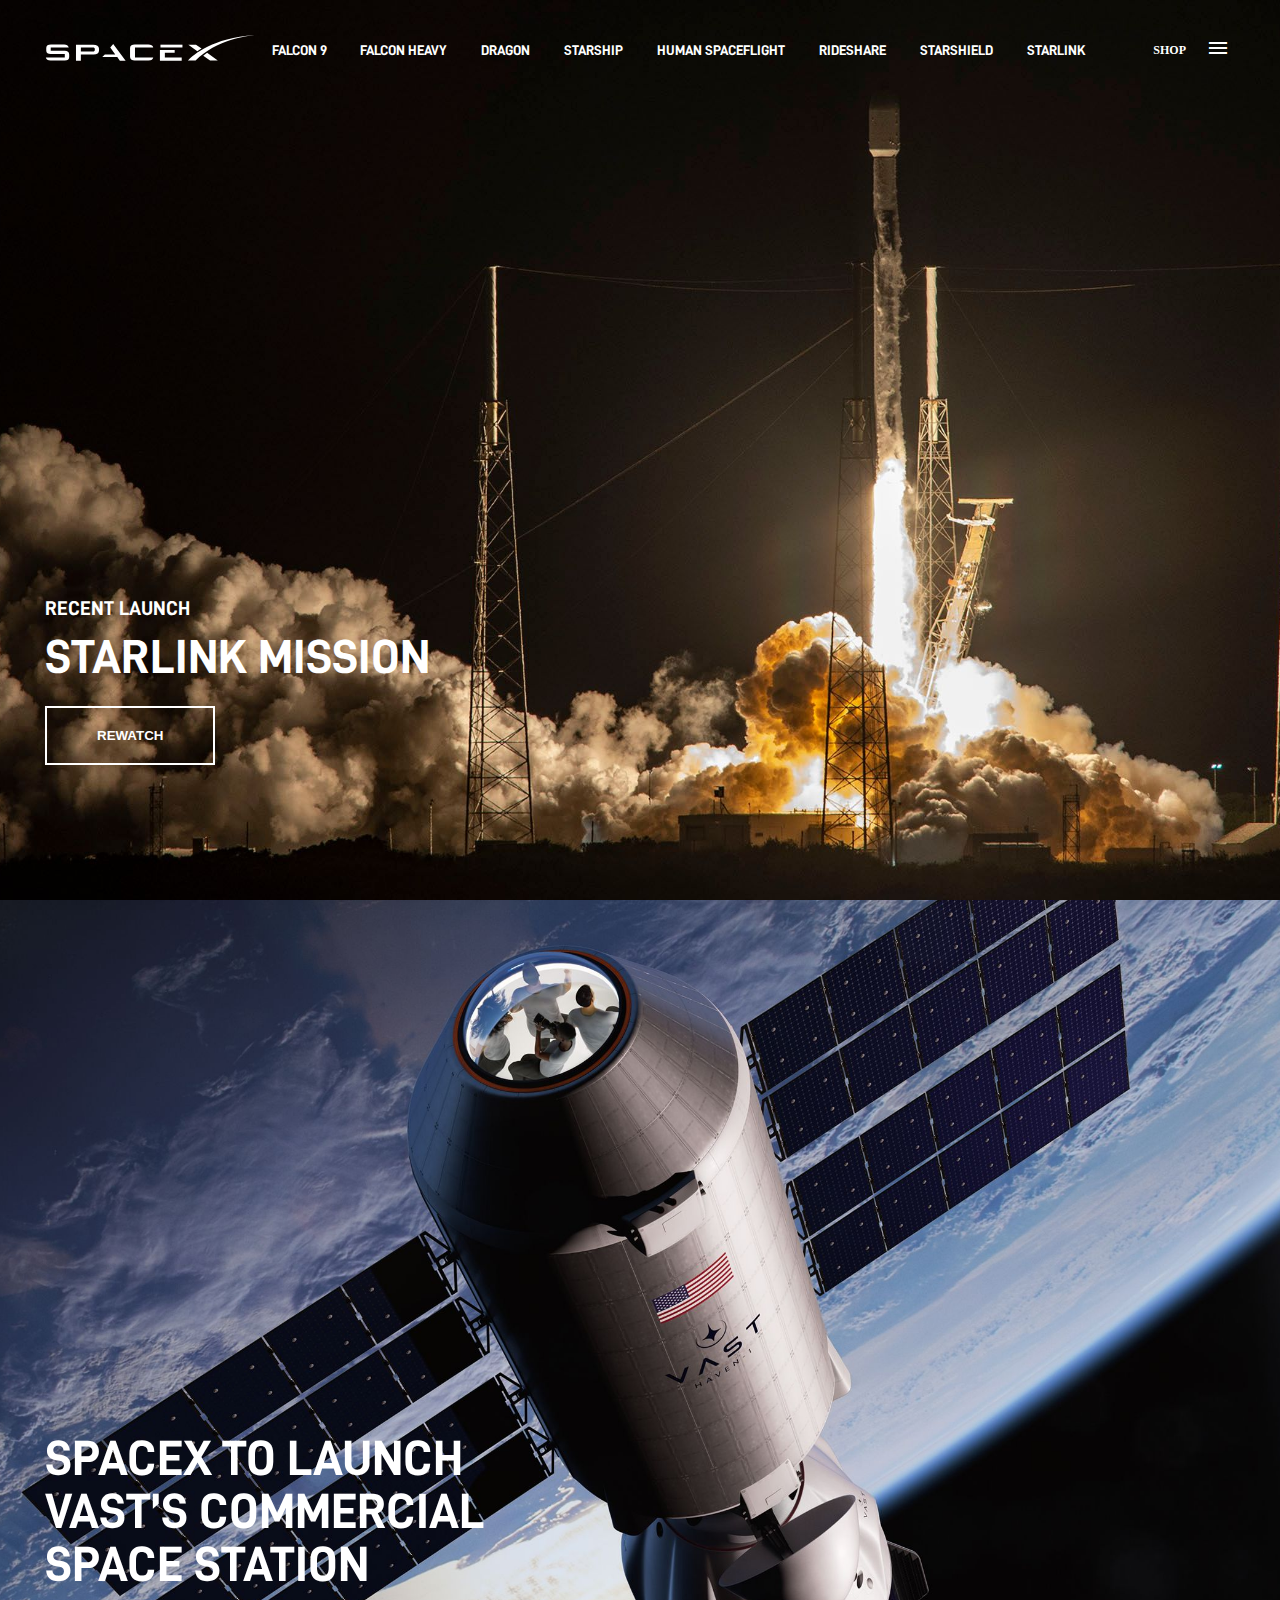
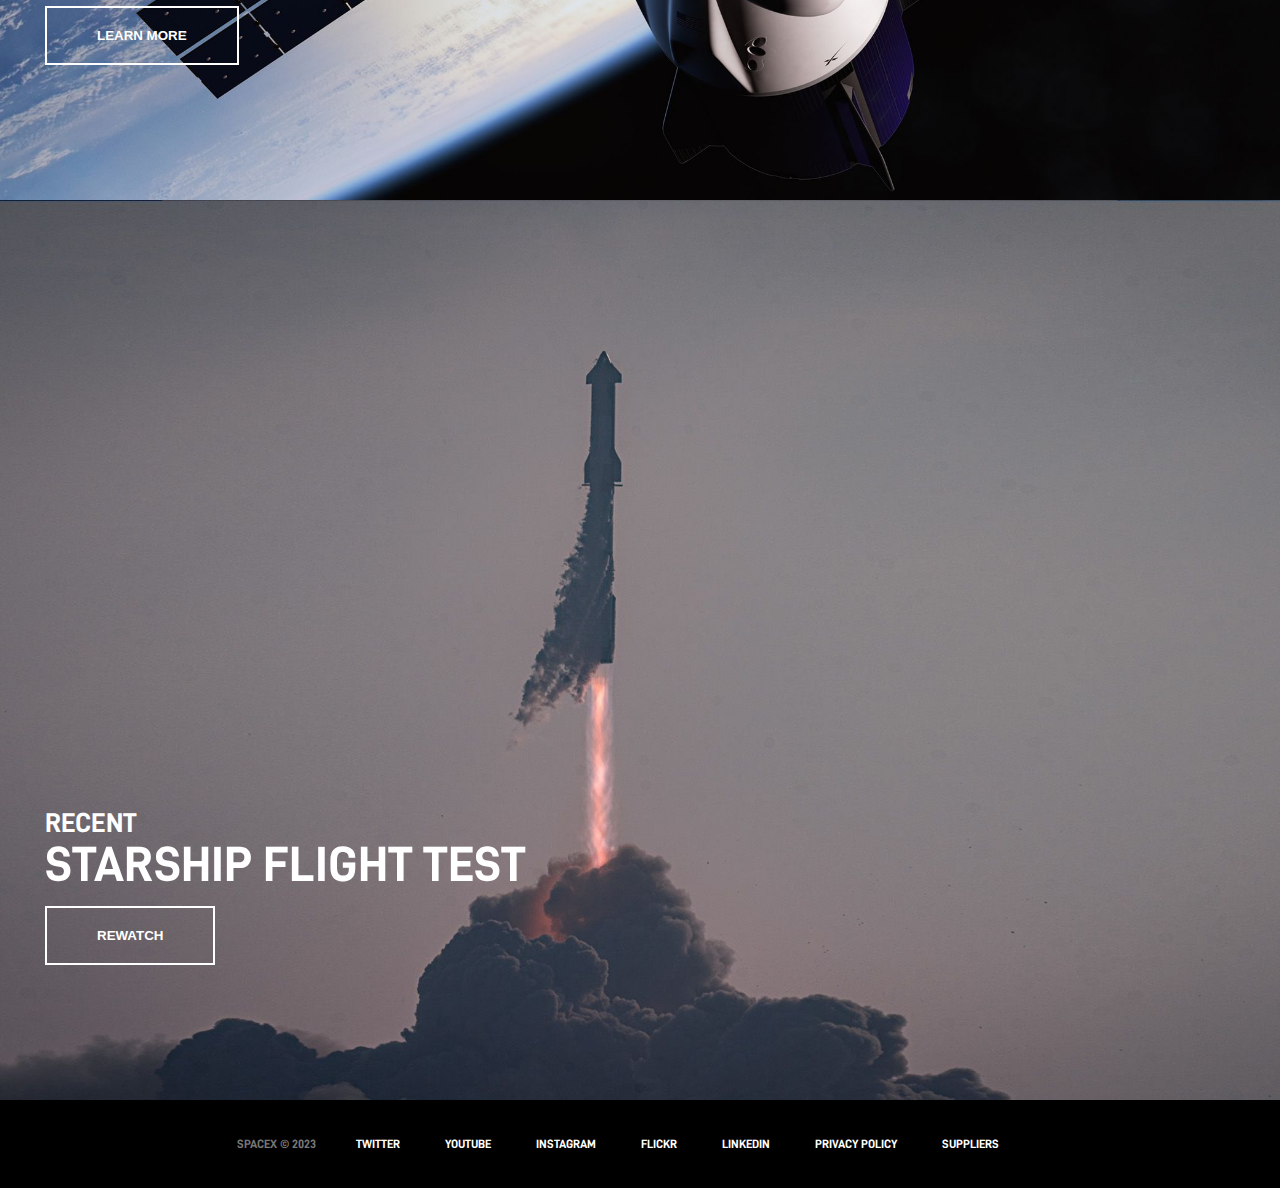
<file: index.html>
<!DOCTYPE html>
<html lang="en">

<head>
    <link rel="stylesheet" href="https://fonts.googleapis.com/css2?family=Material+Symbols+Outlined:opsz,wght,FILL,GRAD@48,400,0,0" />
    <meta charset="UTF-8">
    <meta http-equiv="X-UA-Compatible" content="IE=edge">
    <meta name="viewport" content="width=device-width, initial-scale=1.0">
    <title> SpaceX</title>
    <link rel="stylesheet" href="style.css">
    <link rel="shortcut icon" href="img/head-logo.webp" type="image/webp"> 
</head>

<body>
    <!-- header and nav bar-->
    <div class="container1">
        <nav class="header">
            <div class="logo">
                <img src="img/SpaceX Logo.svg" alt="">
            </div>
            <!-- center nav bar-->
            <div class="mid-nav">
                <a href="">FALCON 9 </a>
                <a href="">FALCON HEAVY</a>
                <a href=""> DRAGON</a>
                <a href="">STARSHIP</a>
                <a href=""> HUMAN SPACEFLIGHT</a>
                <a href="">RIDESHARE</a>
                <a href="">STARSHIELD</a>
                <a href="">STARLINK</a>
            </div>
            <div class="nav-end">
                    <div class="nav-end-shop">SHOP</div>
                    <div class="nav-end-menu"><span class="material-symbols-outlined">menu</span></div>            
              </div>
            

        </nav>
        <!-- text and button in container1-->
        <div class="starlink">
            <h4>RECENT LAUNCH</h4>
            <h2>STARLINK MISSION</h2>
            <button>REWATCH</button>
        </div>
       
    </div>
    <!-- page 2 text image and button -->
    <div class="container2">
        <div class="spacex">
            <h2>SPACEX TO LAUNCH <br> VAST’S  COMMERCIAL <br>
                 SPACE STATION</h2>
                 <button>LEARN MORE</button>
        </div>
    </div>
    <!-- page 3  text image and button-->
    <div class="container3">
        <div class="starship">
            <h5>RECENT</h5>
            <H2>STARSHIP FLIGHT TEST</H2>
            <button>REWATCH</button>
        </div>
    </div>
    <!-- footer div texts-->
    <footer>
        <div class="footer-main">
            <div style="color: #777;padding-right: 40px;" >SPACEX &copy; 2023 </div>
            <div class="social">
            <p>TWITTER</p>
           <p>YOUTUBE </p>
           <p> INSTAGRAM</p> 
            <p>FLICKR</p>
             <p>LINKEDIN</p>
             <p>PRIVACY POLICY</p>
             <p>SUPPLIERS</p>

            </div>
        </div>
    </footer>

</body>

</html>
</file>
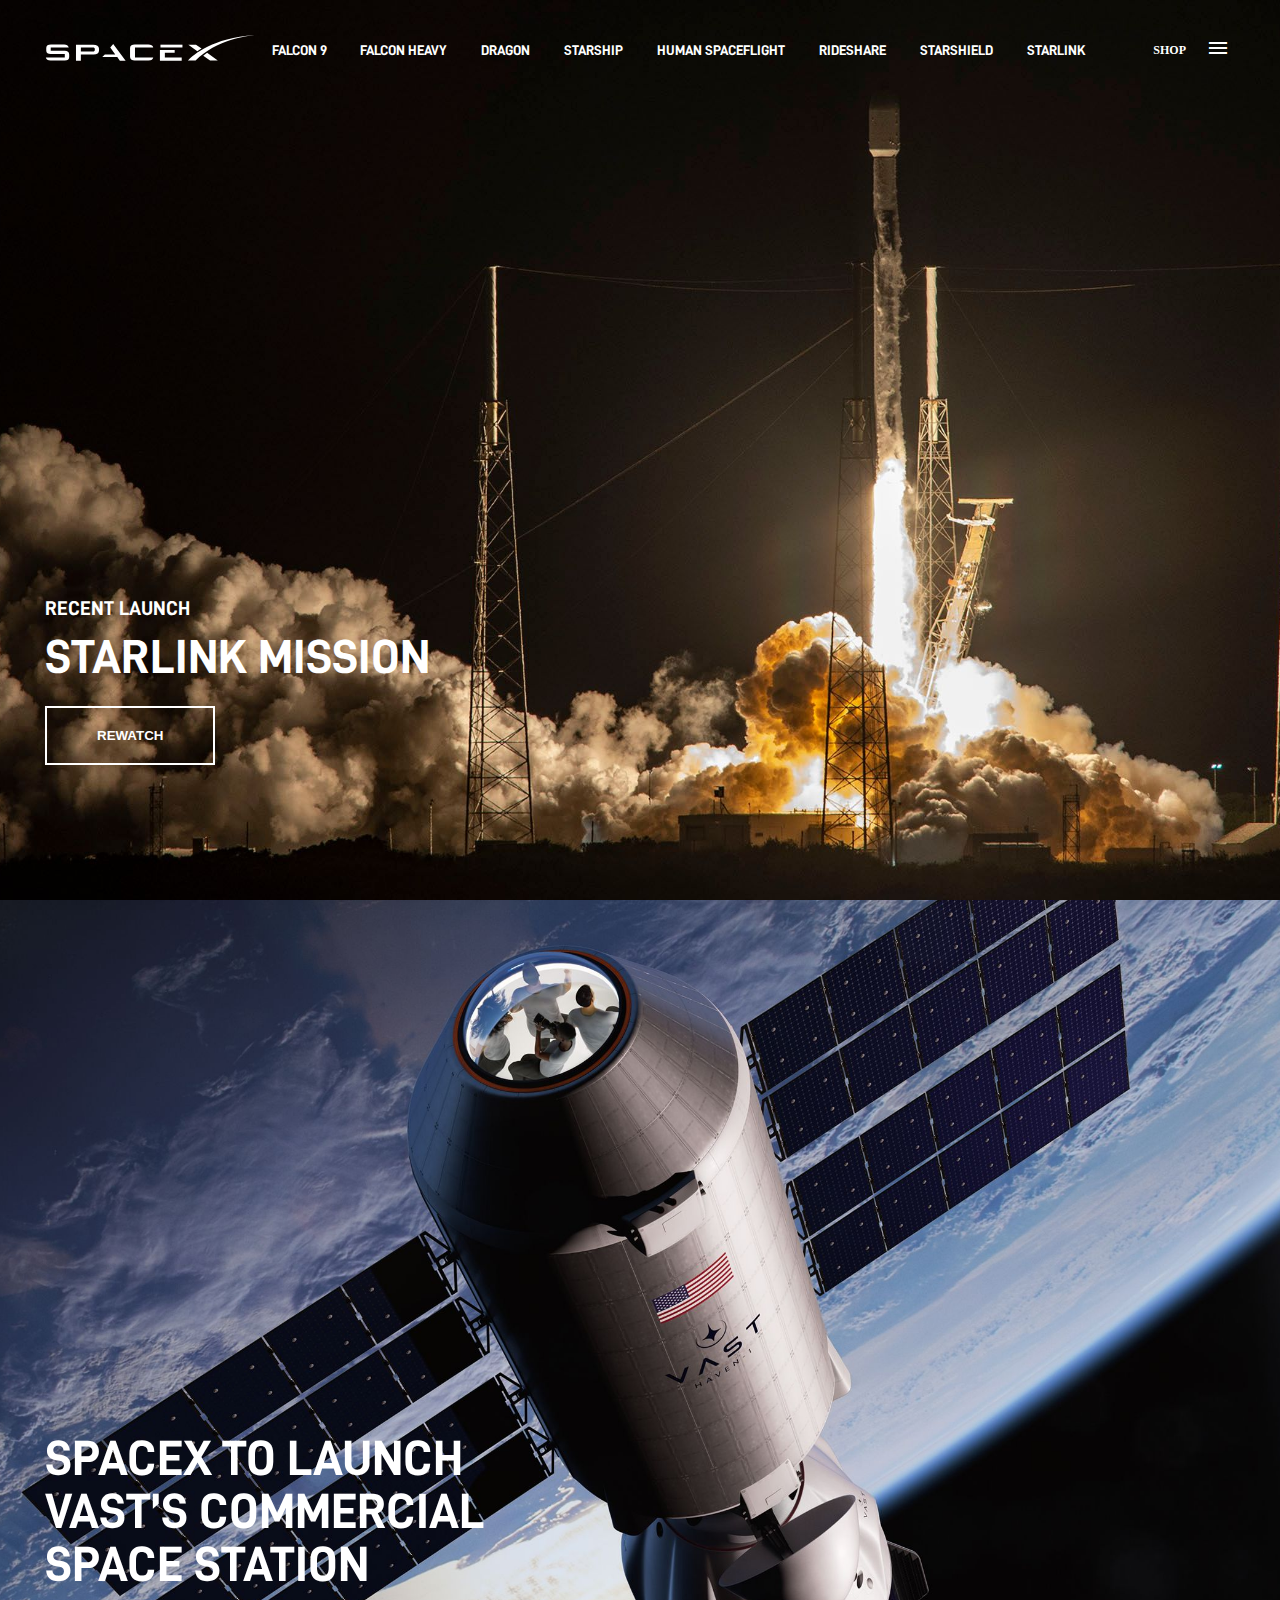
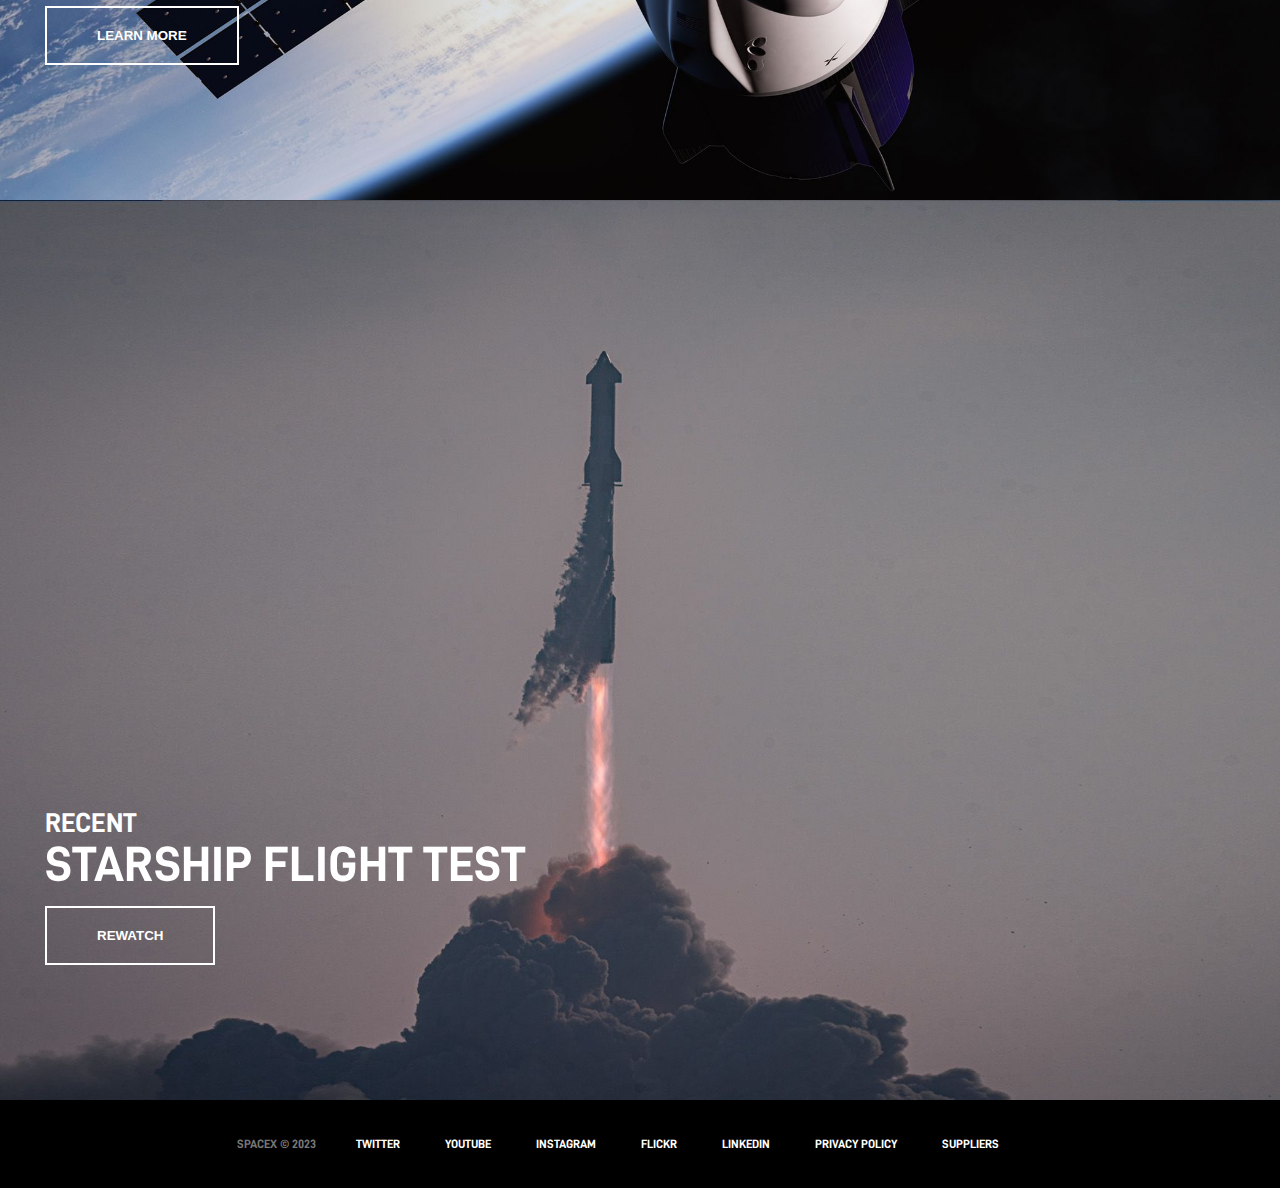
<file: spacex.html>
<!DOCTYPE html>
<html lang="en">

<head>
    <link rel="stylesheet" href="https://fonts.googleapis.com/css2?family=Material+Symbols+Outlined:opsz,wght,FILL,GRAD@48,400,0,0" />
    <meta charset="UTF-8">
    <meta http-equiv="X-UA-Compatible" content="IE=edge">
    <meta name="viewport" content="width=device-width, initial-scale=1.0">
    <title> SpaceX</title>
    <link rel="stylesheet" href="style.css">
    <link rel="shortcut icon" href="img/head-logo.webp" type="image/webp"> 
</head>

<body>
    <!-- header and nav bar-->
    <div class="container1">
        <nav class="header">
            <div class="logo">
                <img src="img/SpaceX Logo.svg" alt="">
            </div>
            <!-- center nav bar-->
            <div class="mid-nav">
                <a href="">FALCON 9 </a>
                <a href="">FALCON HEAVY</a>
                <a href=""> DRAGON</a>
                <a href="">STARSHIP</a>
                <a href=""> HUMAN SPACEFLIGHT</a>
                <a href="">RIDESHARE</a>
                <a href="">STARSHIELD</a>
                <a href="">STARLINK</a>
            </div>
            <div class="nav-end">
                    <div class="nav-end-shop">SHOP</div>
                    <div class="nav-end-menu"><span class="material-symbols-outlined">menu</span></div>            
              </div>
            

        </nav>
        <!-- text and button in container1-->
        <div class="starlink">
            <h4>RECENT LAUNCH</h4>
            <h2>STARLINK MISSION</h2>
            <button>REWATCH</button>
        </div>
       
    </div>
    <!-- page 2 text image and button -->
    <div class="container2">
        <div class="spacex">
            <h2>SPACEX TO LAUNCH <br> VAST’S  COMMERCIAL <br>
                 SPACE STATION</h2>
                 <button>LEARN MORE</button>
        </div>
    </div>
    <!-- page 3  text image and button-->
    <div class="container3">
        <div class="starship">
            <h5>RECENT</h5>
            <H2>STARSHIP FLIGHT TEST</H2>
            <button>REWATCH</button>
        </div>
    </div>
    <!-- footer div texts-->
    <footer>
        <div class="footer-main">
            <div style="color: #777;padding-right: 40px;" >SPACEX &copy; 2023 </div>
            <div class="social">
            <p>TWITTER</p>
           <p>YOUTUBE </p>
           <p> INSTAGRAM</p> 
            <p>FLICKR</p>
             <p>LINKEDIN</p>
             <p>PRIVACY POLICY</p>
             <p>SUPPLIERS</p>

            </div>
        </div>
    </footer>

</body>

</html>
</file>
<file: style.css>
@font-face {
    font-family:D-DIN-Bold ;
    src: url(fonts/d-din/D-DIN-Bold.otf);
    
}
*{
    margin: 0%;
    padding: 0%;
    box-sizing: border-box;
   
}
/* -----------page1------ */
.container1{

display: flex;
flex-direction: column;
background-image: url(img/image\ 1.jpg);
background-size: cover;
background-repeat: no-repeat;
height: 100vh;
background-position: center;
padding-top: 35px;
padding-left: 45px;

/*---  full nav bar ---*/
}
.header{
    
    display: flex;
    align-items: center;
    justify-content: space-between;
    margin-bottom: 280px;
}
.logo img{

width: 210px;

}
/* ---mid nav----- */
.mid-nav a{
    text-decoration: none;
    text-transform: uppercase;
    color: #fff;
    margin-right: 30px;
    font-size: 14px;
    font-weight: 500;
    font-family: 'D-DIN-Bold', Arial, Verdana, sans-serif;
  
}
/* ----nav end--- */
.nav-end{
    color: #fff;
    display: flex;
    justify-content: space-evenly;
    margin-right: 50px;
    margin-left: 20px;
    font-size: 12px;
    font-weight: 800;
    align-items: center;

}
.nav-end-shop{
    margin-right: 20px;
}
/* ----text in container1--- */
.starlink {
    color: #fff;
    position: absolute;
    bottom: 15%;
    
}
.starlink h2{
    font-size:48px ;
    line-height: 58px;
padding-bottom: 20px;
font-family: 'D-DIN-Bold', Arial, Verdana, sans-serif;

}
.starlink h4{
    font-size: 20px;
    line-height: 40px;
    font-family: 'D-DIN-Bold', Arial, Verdana, sans-serif;

}
.starlink button{
    background-color: transparent;
    border-color: #fff;
    border-width: 2px;
    font-size: l5px;
    padding: 20px 50px;
    color: #fff;
    text-transform: uppercase;  
}
.container2{
 display: flex;
flex-direction: column;
background-image: url(img/Haven1_Hero_5_2600x1400_a23f540f5f.jpg);
background-size: cover;
background-repeat: no-repeat;
height: 100vh;
background-position: center;
padding-left: 45px;
position: relative;
}
.spacex{
    color: #fff;
    position: absolute;
    bottom: 15%;
    font-size: 33px;
    
}
.spacex button{
    background-color: transparent;
    border-color: #fff;
    border-width: 2px;
    font-size: l5px;
    padding: 20px 50px;
    color: #fff;
    text-transform: uppercase;

}
.spacex h2{
    font-family: 'D-DIN-Bold', Arial, Verdana, sans-serif;
     padding-bottom: 15px;
}
.container3{
    display: flex;
    flex-direction: column;
    background-image: url(img/STARSHIP_Testflight_DESKTOP_2b3bea613a.jpg);
    background-size: cover;
    background-repeat: no-repeat;
    height: 100vh;
    background-position: center;
    padding-left: 45px;
    position: relative;
}
.starship{
    color: #fff;
    position: absolute;
    bottom: 15%;
    font-size: 33px;

}
.starship button{
    background-color: transparent;
    border-color: #fff;
    border-width: 2px;
    font-size: l5px;
    padding: 20px 50px;
    color: #fff;
    text-transform: uppercase;
}
.starship h2{
    font-family: 'D-DIN-Bold', Arial, Verdana, sans-serif;
    padding-bottom: 15px;
}
.starship h5{
    font-family: 'D-DIN-Bold', Arial, Verdana, sans-serif;
}
footer{
    
    display: flex;
    justify-content: space-around  ;
    background-color: black;
    padding-top: 25px;
    padding-bottom: 25px;
    color: white;
}
.footer-main{
    display: flex;
    justify-content: space-around;
    font-size: 12px;
    font-family: 'D-DIN-Bold', Arial, Verdana, sans-serif;
    line-height: 38px;

}
.social{
    display: flex;
    justify-content: space-around;
    align-items: center;
  
}
.social p{
    padding-right: 45px;
    
}
button{
    font-weight: bold;
    border: 1px solid #fff;
    cursor: pointer;
}
button:hover{
    color: #000;
    background-color: #fff;
    transition-property:  background-color;
    transition-duration: .5s;
} 
.mid-nav a:hover{
border-bottom: 2px solid #fff;
}
.social p:hover{
    color: #777;
}
</file>
